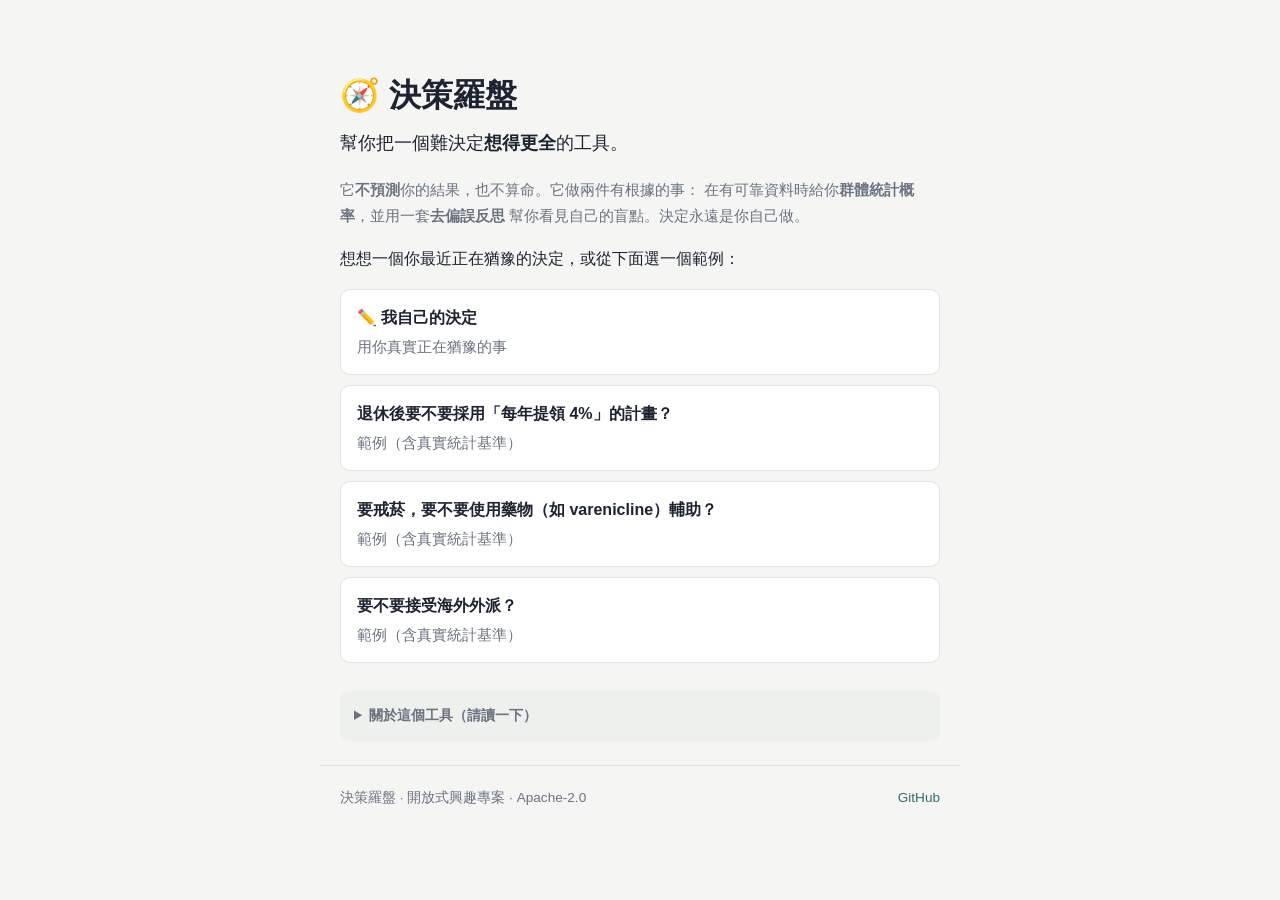
<file: public/index.html>
<!DOCTYPE html>
<html lang="zh-Hant">
<head>
  <meta charset="utf-8" />
  <meta name="viewport" content="width=device-width, initial-scale=1" />
  <title>決策羅盤 Decision Compass</title>
  <meta name="description" content="一個幫你想得更全、管理不確定性的決策輔助工具。不預測命運，只給你統計概率與結構化反思。" />
  <link rel="stylesheet" href="style.css" />
</head>
<body>
  <main id="app">
    <!-- Step: welcome -->
    <section id="step-welcome" class="step active">
      <h1>🧭 決策羅盤</h1>
      <p class="lead">幫你把一個難決定<strong>想得更全</strong>的工具。</p>
      <p class="muted">
        它<strong>不預測</strong>你的結果，也不算命。它做兩件有根據的事：
        在有可靠資料時給你<strong>群體統計概率</strong>，並用一套<strong>去偏誤反思</strong>
        幫你看見自己的盲點。決定永遠是你自己做。
      </p>
      <p>想想一個你最近正在猶豫的決定，或從下面選一個範例：</p>
      <div id="scenario-picker"></div>
      <details class="disclaimer">
        <summary>關於這個工具（請讀一下）</summary>
        <p>這是一個<strong>開放式興趣專案</strong>，不是經驗證的產品，不構成財務、醫療或法律建議。
        工具的「反思層」是否真能改善決策<strong>尚未經對照實驗驗證</strong>——我們誠實地把它定位為
        思考輔助，而非預言。資料只存在你自己的瀏覽器，不會上傳。</p>
        <p><a href="https://github.com/zhixuli0406/decision-compass" target="_blank" rel="noopener">原始碼與研究文件 →</a></p>
      </details>
    </section>

    <!-- Step: custom decision -->
    <section id="step-custom" class="step">
      <h2>描述你的決定</h2>
      <label>一句話說這個決定是什麼？
        <input type="text" id="custom-title" placeholder="例如：要不要接這個新專案？" />
      </label>
      <label>選項 A
        <input type="text" id="custom-opt-a" placeholder="例如：接下來" />
      </label>
      <label>選項 B
        <input type="text" id="custom-opt-b" placeholder="例如：婉拒" />
      </label>
      <button id="btn-custom">下一步</button>
    </section>

    <!-- Step: facts -->
    <section id="step-facts" class="step">
      <h2 id="scenario-title"></h2>
      <p id="scenario-prompt"></p>
      <p class="muted">選項：<span id="scenario-options"></span></p>
      <div id="fact-fields"></div>
      <button id="btn-facts">下一步</button>
    </section>

    <!-- Step: reflect -->
    <section id="step-reflect" class="step">
      <div id="layer1" class="hidden">
        <h3>📊 群體基準（不是你個人的命運預測）</h3>
        <ul id="base-rates"></ul>
        <p class="warn">個體結果有很大的不可化約變數；以上是群體概率，不是你的結局。</p>
      </div>
      <div id="layer2"></div>
      <button id="btn-reflect">下一步</button>
    </section>

    <!-- Step: decision -->
    <section id="step-decision" class="step">
      <h3>✍️ 你的決定</h3>
      <p class="muted">工具給你概率與盲點，但決定是你做。</p>
      <div id="decision-options"></div>
      <label>你預測一年後對這個決定的滿意度（1–10）
        <input type="number" id="satisfaction" min="1" max="10" />
      </label>
      <label>你認為這個決定「最終會走得好」的機率（0–100%）
        <input type="number" id="probability" min="0" max="100" />
      </label>
      <button id="btn-decision">記下來</button>
    </section>

    <!-- Step: done -->
    <section id="step-done" class="step">
      <h2>✅ 已記進你的決策日誌</h2>
      <div id="done-summary" class="reading"></div>
      <p class="muted">日誌只存在你這台裝置的瀏覽器，沒有上傳任何地方。</p>
      <p><strong>📅 校準回訪：</strong><span id="follow-up"></span></p>
      <p class="muted">真正的價值在未來——到時回來看看，你（和這個工具）當初的判斷準不準。
        這是它和算命最大的不同：它的對錯，現實會檢驗。</p>
      <button id="btn-restart">再記一個決定</button>
      <button id="btn-journal" class="secondary">查看我的決策日誌</button>
    </section>

    <!-- Step: journal -->
    <section id="step-journal" class="step">
      <h2>我的決策日誌</h2>
      <div id="journal-list"></div>
      <button id="btn-back">返回</button>
    </section>
  </main>
  <footer>
    <span>決策羅盤 · 開放式興趣專案 · Apache-2.0</span>
    <a href="https://github.com/zhixuli0406/decision-compass" target="_blank" rel="noopener">GitHub</a>
  </footer>
  <script src="data.js"></script>
  <script src="app.js"></script>
</body>
</html>
</file>
<file: public/style.css>
:root {
  --fg: #1d2330;
  --muted: #6b7280;
  --accent: #2f6f6a;
  --accent-dark: #245450;
  --warn: #9a5b00;
  --bg: #f5f6f4;
  --card: #ffffff;
  --border: #e3e3df;
  --src: #8a8f98;
}

* { box-sizing: border-box; }

body {
  margin: 0;
  font-family: -apple-system, BlinkMacSystemFont, "PingFang TC", "Noto Sans TC", "Microsoft JhengHei", sans-serif;
  background: var(--bg);
  color: var(--fg);
  line-height: 1.75;
}

#app {
  max-width: 640px;
  margin: 0 auto;
  padding: 40px 20px 24px;
}

.step { display: none; }
.step.active { display: block; animation: fade 0.25s ease; }
@keyframes fade { from { opacity: 0; transform: translateY(6px); } to { opacity: 1; } }

h1 { font-size: 2rem; margin-bottom: 4px; }
.lead { font-size: 1.15rem; margin-top: 0; }
h2, h3 { line-height: 1.35; }

.muted { color: var(--muted); font-size: 0.93em; }
.warn { color: var(--warn); font-size: 0.92em; }
.src { color: var(--src); font-size: 0.85em; }
.hidden { display: none; }

label {
  display: block;
  margin: 18px 0 4px;
  font-weight: 500;
  white-space: pre-line;
}

input[type="text"], input[type="number"], textarea {
  width: 100%;
  margin-top: 6px;
  padding: 11px 13px;
  font: inherit;
  border: 1px solid var(--border);
  border-radius: 9px;
  background: var(--card);
}
textarea { resize: vertical; }

label.radio {
  font-weight: 400;
  display: flex;
  align-items: center;
  gap: 8px;
  margin: 8px 0;
}
label.radio input { width: auto; margin: 0; }

button {
  margin-top: 22px;
  padding: 12px 28px;
  font: inherit;
  font-weight: 600;
  color: #fff;
  background: var(--accent);
  border: none;
  border-radius: 10px;
  cursor: pointer;
}
button:hover { background: var(--accent-dark); }
button.secondary { background: #6b7280; }
button.secondary:hover { background: #565d68; }

/* scenario picker buttons */
#scenario-picker { display: flex; flex-direction: column; gap: 10px; margin: 16px 0; }
button.picker {
  margin: 0;
  text-align: left;
  background: var(--card);
  color: var(--fg);
  border: 1px solid var(--border);
  display: flex;
  flex-direction: column;
  gap: 2px;
  padding: 14px 16px;
}
button.picker:hover { border-color: var(--accent); background: #fafbfa; }
button.picker .muted { font-weight: 400; }

ul { padding-left: 20px; }
li { margin-bottom: 8px; }

.reading, .hexagram {
  background: var(--card);
  border: 1px solid var(--border);
  border-left: 4px solid var(--accent);
  border-radius: 9px;
  padding: 14px 16px;
  margin: 16px 0;
}

details.disclaimer {
  margin-top: 28px;
  padding: 12px 14px;
  background: #eef0ee;
  border-radius: 9px;
  font-size: 0.9em;
}
details.disclaimer summary { cursor: pointer; font-weight: 600; color: var(--muted); }
details.disclaimer a { color: var(--accent); }

footer {
  max-width: 640px;
  margin: 0 auto;
  padding: 20px;
  display: flex;
  justify-content: space-between;
  font-size: 0.85em;
  color: var(--muted);
  border-top: 1px solid var(--border);
}
footer a { color: var(--accent); text-decoration: none; }
</file>
